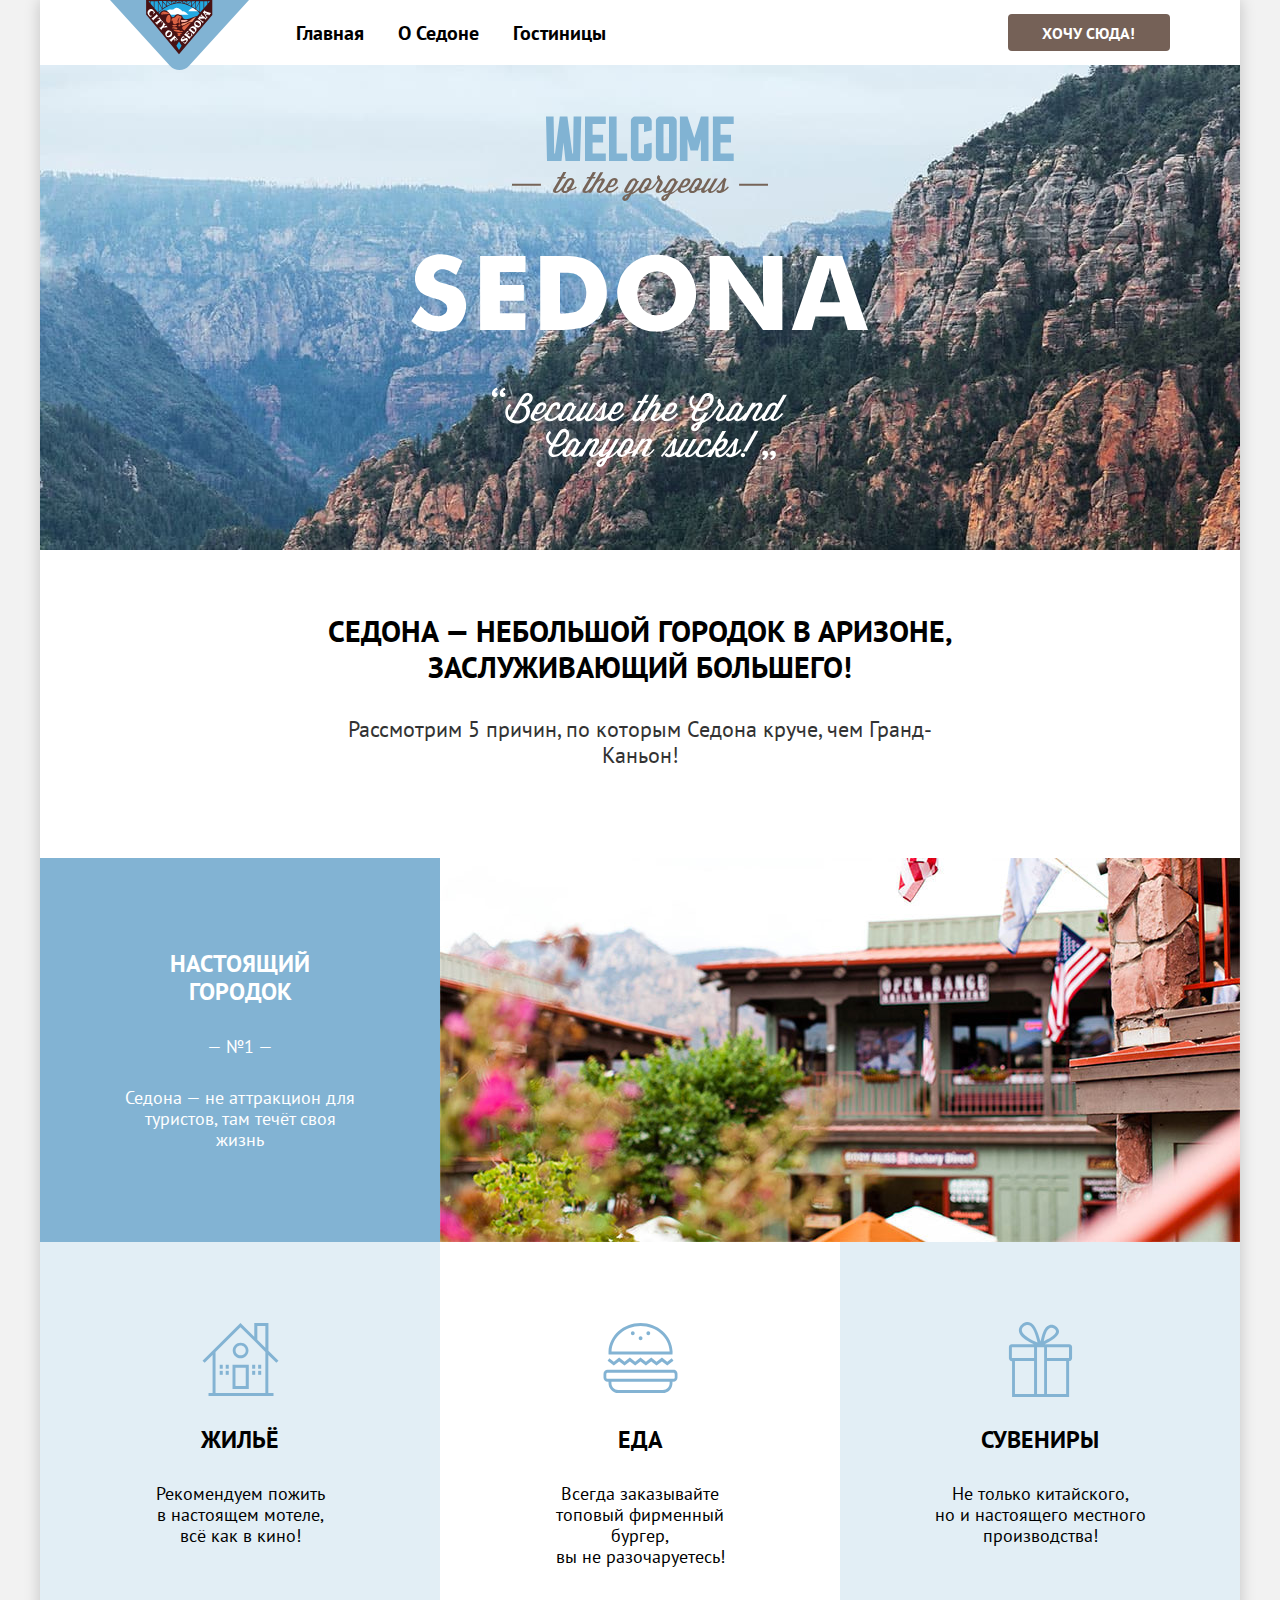
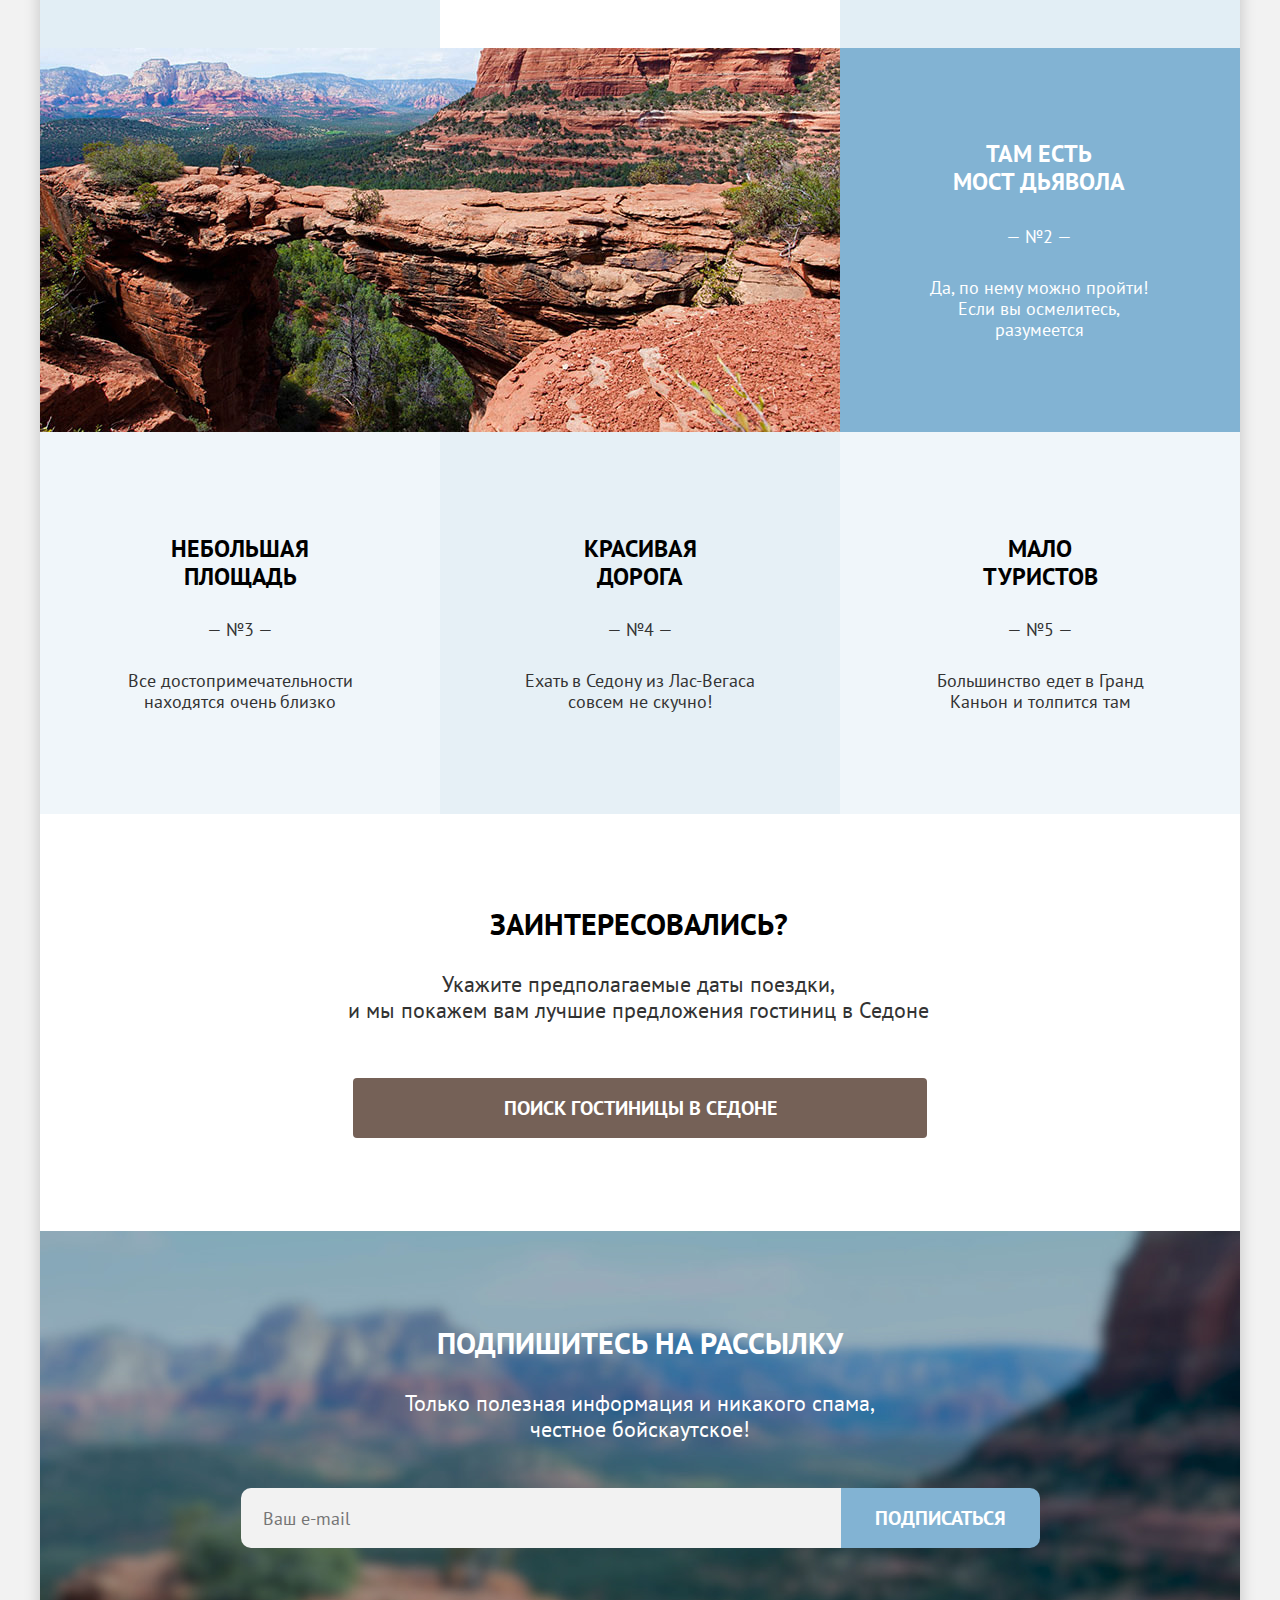
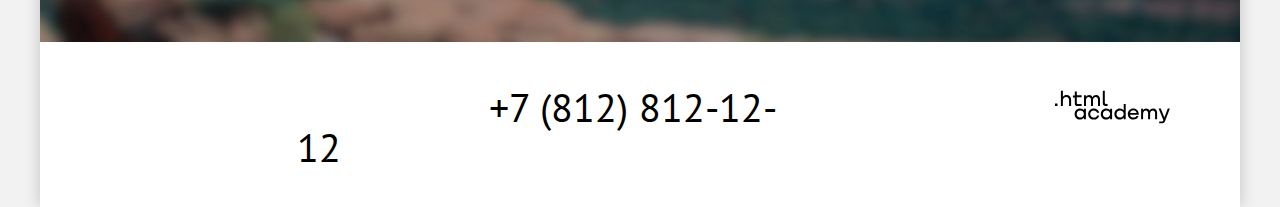
<file: index.html>
<!DOCTYPE html>
<html lang="ru">

  <head>
    <meta charset="utf-8">
    <title>Sedona</title>
    <link rel="stylesheet" href="styles/style.css">
  </head>

  <body class="page">
    <div class="container">
      <header class="page__header">
        <h1 class="visually-hidden">Сайт города Седона</h1>
        <nav class="navigation">
          <a href="#" class="navigation__logo">
            <img class="navigation__logo-img" src="images/logo_sedona.svg" width="139" height="70"
              alt="Логотип города Седона.">
          </a>
          <ul class="navigation__menu navigation__menu-main">
            <li class="navigation__item">
              <a class="navigation__link" href="#">Главная</a>
            </li>
            <li class="navigation__item">
              <a class="navigation__link" href="#">О Седоне</a>
            </li>
            <li class="navigation__item">
              <a class="navigation__link" href="catalog.html">Гостиницы</a>
            </li>
          </ul>
          <ul class="navigation__menu navigation__menu-user">
            <li class="navigation__item">
              <a class="navigation__link" href="#">
                <span class="visually-hidden">Поиск.</span>
              </a>
            </li>
            <li class="navigation__item">
              <a class="navigation__link" href="#">
                <span class="visually-hidden">Избранное.</span>
              </a>
            </li>
            <li class="navigation__item navigation__item--btn">
              <a class="navigation__link navigation__link--btn btn btn__dark" href="#">Хочу сюда!</a>
            </li>
          </ul>
        </nav>
      </header>

      <main class="page__index">
        <section class="hero">
          <div class="hero__container">
            <img class="hero__img" src="images/welcome_sedona.svg" width="458" height="352"
              alt="Добро пожаловать в Седону.">
          </div>
          <div class="hero__about">
            <h2 class="visually-hidden">О Седоне.</h2>
            <p class="hero__description">Седона — небольшой городок в Аризоне, заслуживающий большего!</p>
            <p class="hero__text">Рассмотрим 5 причин, по&nbsp;которым Седона круче, чем Гранд&hyphen;Каньон!</p>
          </div>
        </section>

        <section class="benefits">
          <h2 class="visually-hidden">Преимущества Седоны</h2>
          <ul class="benefits__list">
            <li class="benefits__item benefits__item--town">
              <div class="benefits__text">
                <p class="benefits__title">Настоящий городок</p>
                <span class="benefits__number">— №1 —</span>
                <p class="benefits__description">Седона — не аттракцион для туристов, там течёт своя жизнь</p>
              </div>
              <img class="benefits__img" src="images/true_town.jpg" width="800" height="384" alt="Настоящий городок.">
            </li>
            <li class="benefits__item benefits__item--sublist">
              <ul class="benefits__details">
                <li class="benefits__details-item benefits__details-item--house">
                  <img class="benefits__details-img" src="images/house.svg" width="75" height="72" alt="Домик.">
                  <p class="benefits__details-title">Жильё</p>
                  <p class="benefits__details-description">Рекомендуем пожить в&nbsp;настоящем мотеле,<br>всё как
                    в&nbsp;кино!</p>
                </li>
                <li class="benefits__details-item benefits__details-item--burger">
                  <img class="benefits__details-img" src="images/burger.svg" width="75" height="72" alt="Бургер.">
                  <p class="benefits__details-title">Еда</p>
                  <p class="benefits__details-description">Всегда заказывайте<br>топовый фирменный бургер,
                    вы&nbsp;не&nbsp;разочаруетесь!</p>
                </li>
                <li class="benefits__details-item benefits__details-item--gift">
                  <img class="benefits__details-img" src="images/gift.svg" width="75" height="72" alt="Подарок.">
                  <p class="benefits__details-title">Сувениры</p>
                  <p class="benefits__details-description">Не&nbsp;только китайского, но&nbsp;и&nbsp;настоящего местного
                    производства!</p>
                </li>
              </ul>
            </li>
            <li class="benefits__item benefits__item--bridge">
              <img class="benefits__img" src="images/devils_bridge.jpg" width="800" height="384" alt="Мост дьявола.">
              <div class="benefits__text">
                <p class="benefits__title">Там есть мост&nbsp;дьявола</p>
                <span class="benefits__number">— №2 —</span>
                <p class="benefits__description">Да, по нему можно пройти! Если вы осмелитесь, разумеется</p>
              </div>
            </li>
            <li class="benefits__item benefits__item--area">
              <p class="benefits__title">Небольшая<br>площадь</p>
              <span class="benefits__number">— №3 —</span>
              <p class="benefits__description">Все достопримечательности находятся очень близко</p>
            </li>
            <li class="benefits__item benefits__item--road">
              <p class="benefits__title">Красивая<br>дорога</p>
              <span class="benefits__number">— №4 —</span>
              <p class="benefits__description">Ехать в Седону из Лас-Вегаса совсем не скучно!</p>
            </li>
            <li class="benefits__item benefits__item--tourists">
              <p class="benefits__title">Мало<br>туристов</p>
              <span class="benefits__number">— №5 —</span>
              <p class="benefits__description">Большинство едет в Гранд Каньон и толпится там</p>
            </li>
          </ul>
        </section>

        <section class="search">
          <h2 class="search__title">Заинтересовались?</h2>
          <p class="search__description">Укажите предполагаемые даты поездки,<br> и&nbsp;мы&nbsp;покажем вам лучшие
            предложения гостиниц в&nbsp;Седоне</p>
          <a class="search__link btn btn__dark" href="#">ПОИСК ГОСТИНИЦЫ В седоне</a>
        </section>

        <section class="subscription">
          <h2 class="subscription__title">Подпишитесь на рассылку</h2>
          <p class="subscription__description">Только полезная информация и никакого спама,<br> честное бойскаутское!
          </p>
          <form class="subscription__form" action="https://echo.htmlacademy.ru/" method="post">
            <label class="visually-hidden" for="subscription__email">E-mail.</label>
            <input class="subscription__email" type="email" id="subscription__email" placeholder="Ваш e-mail"
              name="subscription__email" required>
            <button class="subscription__btn btn btn__light" type="submit">Подписаться</button>
          </form>
        </section>
      </main>

      <footer class="page__footer">
        <section class="social">
          <h2 class="visually-hidden">Социальные сети.</h2>
          <ul class="social__list">
            <li class="sosial__item">
              <a class="sosial__link" href="https://vk.com/htmlacademy"><span class="visually-hidden">VK.</span></a>
            </li>
            <li class="sosial__item">
              <a class="sosial__link" href="https://t.me/htmlacademy"><span class="visually-hidden">Telegram.</span></a>
            </li>
            <li class="sosial__item">
              <a class="sosial__link" href="https://www.youtube.com/user/htmlacademyru"><span
                  class="visually-hidden">YouTube.</span></a>
            </li>
          </ul>
        </section>

        <section class="contacts">
          <h2 class="visually-hidden">Контакты.</h2>
          <a class="contacts__link" href="tel:+78128121212">+7 (812) 812-12-12</a>
        </section>

        <section class="author">
          <h2 class="visually-hidden">Автор сайта</h2>
          <a class="author__link" href=" https://htmlacademy.ru/">
            <img class="author__logo" src="images/logo_htmlacademy.svg" width="115" height="34"
              alt="Логотип htmlacademy">
          </a>
        </section>
      </footer>
    </div>
  </body>

</html>
</file>
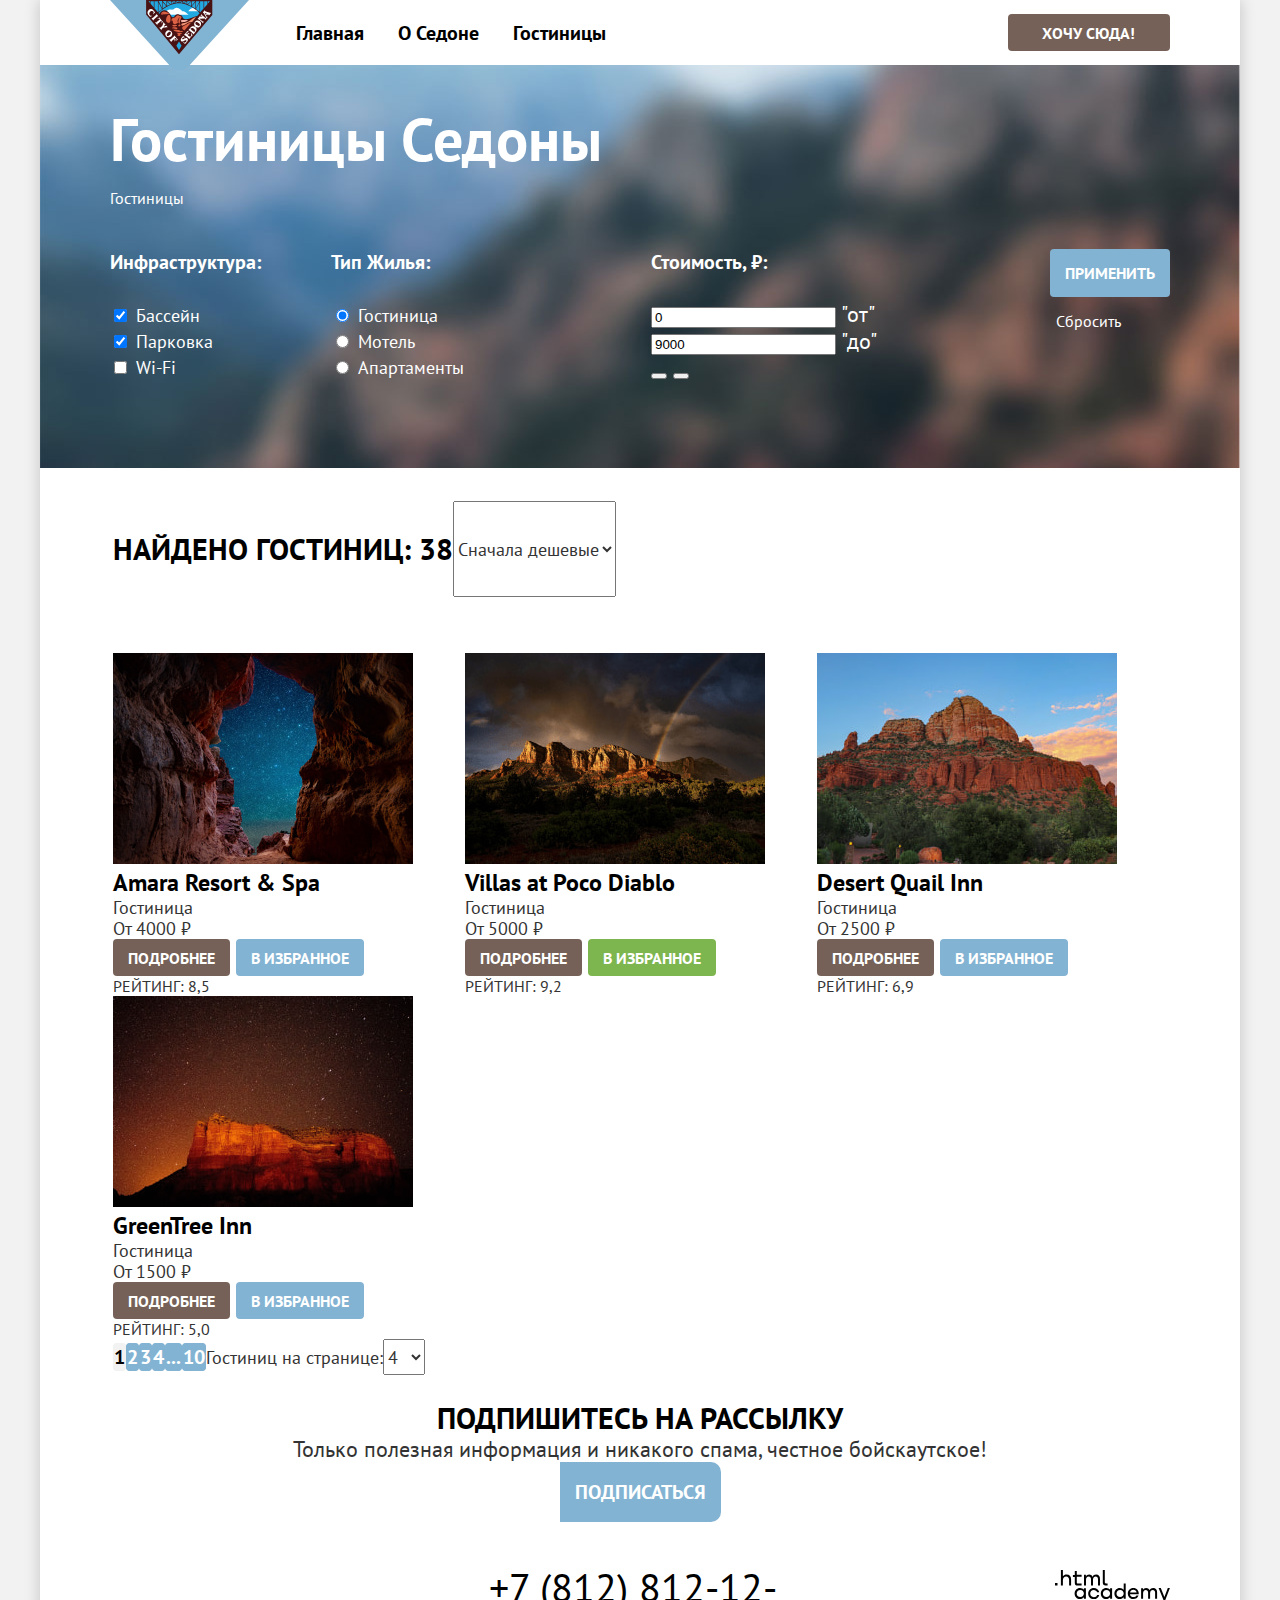
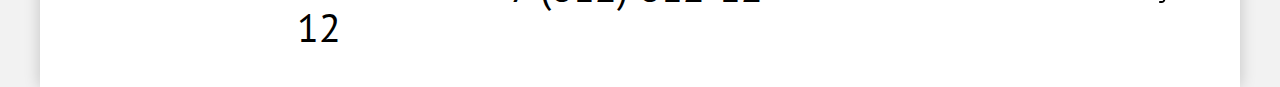
<file: catalog.html>
<!DOCTYPE html>
<html lang="ru">

  <head>
    <meta charset="utf-8">
    <title>Каталог Sedona</title>
    <link rel="stylesheet" href="styles/style.css">
  </head>

  <body class="page">
    <div class="container">
      <header class="page__header">
        <h1 class="visually-hidden">Каталог гостиниц города Седона</h1>
        <nav class="navigation">
          <a href="#" class="navigation__logo">
            <img class="navigation__logo-img" src="images/logo_sedona.svg" alt="Логотип города Седона.">
          </a>
          <ul class="navigation__menu navigation__menu-main">
            <li class="navigation__item">
              <a class="navigation__link" href="index.html">Главная</a>
            </li>
            <li class="navigation__item">
              <a class="navigation__link" href="#">О Седоне</a>
            </li>
            <li class="navigation__item">
              <a class="navigation__link" href="#">Гостиницы</a>
            </li>
          </ul>
          <ul class="navigation__menu navigation__menu-user">
            <li class="navigation__item">
              <a class="navigation__link" href="#">
                <span class="visually-hidden">Поиск.</span>
              </a>
            </li>
            <li class="navigation__item">
              <a class="navigation__link" href="#">
                <span class="visually-hidden">Избранное.</span>
              </a>
            </li>
            <li class="navigation__item navigation__item--btn">
              <a class="navigation__link navigation__link--btn btn btn__dark" href="#">Хочу сюда!</a>
            </li>
          </ul>
        </nav>
      </header>

      <main class="page__inner">
        <div class="page__inner-container">
          <section class="page__inner-header">
            <h2 class="page__inner-title">Гостиницы Седоны</h2>
            <ul class="breadcrumbs">
              <li class="breadcrumbs__item">
                <a class="breadcrumbs__link" href="index.html"><span class="visually-hidden">Главная.</span></a>
              </li>
              <li class="breadcrumbs__item">
                <a class="breadcrumbs__link" href="#">Гостиницы</a>
              </li>
            </ul>
          </section>

          <section class="page__inner-filters">
            <h2 class="visually-hidden">Фильтры гостиниц.</h2>
            <form class="filters" action="https://echo.htmlacademy.ru/" method="post">
              <fieldset class="filters__group filters__group--infrastructure">
                <legend class="filters__group-title">Инфраструктура:</legend>
                <ul class="filters__group-list">
                  <li class="filters__group-item">
                    <label class="control">
                      <input class="control__input" type="checkbox" name="pool" checked>
                      <span class="control__label">Бассейн</span>
                    </label>
                  </li>
                  <li class="filters__group-item">
                    <label class="control">
                      <input class="control__input" type="checkbox" name="parking" checked>
                      <span class="control__label">Парковка</span>
                    </label>
                  </li>
                  <li class="filters__group-item">
                    <label class="control">
                      <input class="control__input" type="checkbox" name="wi-fi">
                      <span class="control__label">Wi-Fi</span>
                    </label>
                  </li>
                </ul>
              </fieldset>

              <fieldset class="filters__group filters__group--housing">
                <legend class="filters__group-title">Тип Жилья:</legend>
                <ul class="filters__group-list">
                  <li class="filters__group-item">
                    <label class="control">
                      <input class="control__input" type="radio" name="housing" value="Гостиница" checked>
                      <span class="control__label">Гостиница</span>
                    </label>
                  </li>
                  <li class="filters__group-item">
                    <label class="control">
                      <input class="control__input" type="radio" name="housing" value="Мотель">
                      <span class="control__label">Мотель</span>
                    </label>
                  </li>
                  <li class="filters__group-item">
                    <label class="control">
                      <input class="control__input" type="radio" name="housing" value="Апартаменты">
                      <span class="control__label">Апартаменты</span>
                    </label>
                  </li>
                </ul>
              </fieldset>

              <fieldset class="filters__group range">
                <legend class="filters__group-title">Стоимость, ₽:</legend>
                <div class="range__container">
                  <label class="range__control">
                    <input class="range__input" type="number" name="min__price" value="0"> "от"
                  </label>
                  <label class="range__control">
                    <input class="range__input" type="number" name="max__price" value="9000"> "до"
                  </label>
                </div>
                <div class="range__scale">
                  <div class="range__bar">
                    <button class="range__toggle toggle__min" type="button">
                      <span class="visually-hidden">Изминить минимальную цену.</span>
                    </button>
                    <button class="range__toggle toggle__max" type="button">
                      <span class="visually-hidden">Изминить максимальную цену.</span>
                    </button>
                  </div>
                </div>
              </fieldset>

              <div class="filters__btns">
                <button class="filters__btn btn btn__light" type="submit">Применить</button>
                <button class="filters__btn filters__btn-reset" type="reset">Сбросить</button>
              </div>
            </form>
          </section>
        </div>

        <div class="page__inner-catalog catalog">
          <section class="catalog__sorting sorting">
            <h2 class="visually-hidden">Сортировка найденных гостиниц.</h2>
            <p class="sorting__description">Найдено гостиниц: 38</p>

            <select class="sorting__select" name="sorting">
              <option value="cheap" selected>Сначала дешевые</option>
              <option value="expensive">Сначала дорогие</option>
              <option value="popular">По популярности</option>
            </select>

            <ul class="sorting__view">
              <li class="sorting__view-item">
                <a class="sorting__view-link" href="#"><span class="visually-hidden">Показать карточки.</span></a>
              </li>
              <li class="sorting__view-item">
                <a class="sorting__view-link" href="#"><span class="visually-hidden">Показать слайдшоу.</span></a>
              </li>
              <li class="sorting__view-item">
                <a class="sorting__view-link" href="#"><span class="visually-hidden">Показать список.</span></a>
              </li>
            </ul>
          </section>

          <section class="catalog__cards">
            <h2 class="visually-hidden">Карточки гостиниц</h2>
            <ul class="catalog__cards-list card">
              <li class="card__item">
                <a class="card__link" href="#">
                  <img class="card__img" src="images/cards/hotel_amara.jpg" alt="Гостиница Amara Resort & Spa">
                </a>
                <div class="card__content">
                  <a class="card__content-link" href="#">
                    <h3 class="card__content-title">Amara Resort & Spa</h3>
                  </a>
                  <p class="card__content-description">Гостиница</p>
                  <p class="card__content-price">От 4000 ₽</p>
                  <a class="card__content-more btn btn__dark" type="button">подробнее</a>
                  <button class="card__content-favorite btn btn__light" type="button">в избранное</button>
                  <div class="card__content-stars">
                    <div class="card__content-star"><span class="visually-hidden">Звезда.</span></div>
                    <div class="card__content-star"><span class="visually-hidden">Звезда.</span></div>
                    <div class="card__content-star"><span class="visually-hidden">Звезда.</span></div>
                    <div class="card__content-star"><span class="visually-hidden">Звезда.</span></div>
                  </div>
                  <div class="card__content-rating">Рейтинг: 8,5</div>
                </div>
              </li>

              <li class="card__item">
                <a class="card__link" href="#">
                  <img class="card__img" src="images/cards/hotel_villas.jpg" alt="Гостиница Villas at Poco Diablo">
                </a>
                <div class="card__content">
                  <a class="card__content-link" href="#">
                    <h3 class="card__content-title">Villas at Poco Diablo</h3>
                  </a>
                  <p class="card__content-description">Гостиница</p>
                  <p class="card__content-price">От 5000 ₽</p>
                  <a class="card__content-more btn btn__dark" type="button">подробнее</a>
                  <button class="card__content-favorite card__content-favorite--current btn btn__light" type="button">в
                    избранное</button>
                  <div class="card__content-stars">
                    <div class="card__content-star"><span class="visually-hidden">Звезда.</span></div>
                    <div class="card__content-star"><span class="visually-hidden">Звезда.</span></div>
                    <div class="card__content-star"><span class="visually-hidden">Звезда.</span></div>
                    <div class="card__content-star"><span class="visually-hidden">Звезда.</span></div>
                  </div>
                  <div class="card__content-rating">Рейтинг: 9,2</div>
                </div>
              </li>

              <li class="card__item">
                <a class="card__link" href="#">
                  <img class="card__img" src="images/cards/hotel_desert.jpg" alt="Гостиница Desert Quail Inn">
                </a>
                <div class="card__content">
                  <a class="card__content-link" href="#">
                    <h3 class="card__content-title">Desert Quail Inn</h3>
                  </a>
                  <p class="card__content-description">Гостиница</p>
                  <p class="card__content-price">От 2500 ₽</p>
                  <a class="card__content-more btn btn__dark" type="button">подробнее</a>
                  <button class="card__content-favorite btn btn__light" type="button">в избранное</button>
                  <div class="card__content-stars">
                    <div class="card__content-star"><span class="visually-hidden">Звезда.</span></div>
                    <div class="card__content-star"><span class="visually-hidden">Звезда.</span></div>
                    <div class="card__content-star"><span class="visually-hidden">Звезда.</span></div>
                  </div>
                  <div class="card__content-rating">Рейтинг: 6,9</div>
                </div>
              </li>

              <li class="card__item">
                <a class="card__link" href="#">
                  <img class="card__img" src="images/cards/hotel_greentree.jpg" alt="Гостиница GreenTree Inn">
                </a>
                <div class="card__content">
                  <a class="card__content-link" href="#">
                    <h3 class="card__content-title">GreenTree Inn</h3>
                  </a>
                  <p class="card__content-description">Гостиница</p>
                  <p class="card__content-price">От 1500 ₽</p>
                  <a class="card__content-more btn btn__dark" type="button">подробнее</a>
                  <button class="card__content-favorite btn btn__light" type="button">в избранное</button>
                  <div class="card__content-stars">
                    <div class="card__content-star"><span class="visually-hidden">Звезда.</span></div>
                    <div class="card__content-star"><span class="visually-hidden">Звезда.</span></div>
                  </div>
                  <div class="card__content-rating">Рейтинг: 5,0</div>
                </div>
              </li>
            </ul>
          </section>

          <div class="catalog__pagination pagination">
            <ul class="pagination__list">
              <li class="pagination__item pagination__item--current">
                <a class="pagination__link pagination__link--current" href="#">1</a>
              </li>
              <li class="pagination__item">
                <a class="pagination__link" href="#">2</a>
              </li>
              <li class="pagination__item">
                <a class="pagination__link" href="#">3</a>
              </li>
              <li class="pagination__item">
                <a class="pagination__link" href="#">4</a>
              </li>
              <li class="pagination__item">
                <a class="pagination__link" href="#">...</a>
              </li>
              <li class="pagination__item">
                <a class="pagination__link" href="#">10</a>
              </li>
            </ul>

            <div class="pagination__show">
              <p class="pagination__show-descriptin">Гостиниц на странице:</p>
              <select class="pagination__show-select">
                <option value="4" selected>4</option>
                <option value="10">10</option>
                <option value="20">20</option>
              </select>
            </div>
          </div>
        </div>

        <section class="catalog__subscription">
          <h2 class="catalog__subscription-title">Подпишитесь на рассылку</h2>
          <p class="catalog__subscription-description">Только полезная информация и никакого спама, честное
            бойскаутское!</p>
          <form class="catalog__subscription-form" action="https://echo.htmlacademy.ru/" method="post">
            <label class="visually-hidden" for="subscription__email">
              <input class="catalog__subscription-email" type="email" id="subscription__email" placeholder="Ваш e-mail"
                name="subscription__email" required>
            </label>
            <button class="catalog__subscription-btn btn btn__light" type="submit">Подписаться</button>
          </form>
        </section>

      </main>

      <footer class="page__footer">
        <section class="social">
          <h2 class="visually-hidden">Социальные сети.</h2>
          <ul class="social__list">
            <li class="sosial__item">
              <a class="sosial__link" href="https://vk.com/htmlacademy"><span class="visually-hidden">VK.</span></a>
            </li>
            <li class="sosial__item">
              <a class="sosial__link" href="https://t.me/htmlacademy"><span class="visually-hidden">Telegram.</span></a>
            </li>
            <li class="sosial__item">
              <a class="sosial__link" href="https://www.youtube.com/user/htmlacademyru"><span
                  class="visually-hidden">YouTube.</span></a>
            </li>
          </ul>
        </section>

        <section class="contacts">
          <h2 class="visually-hidden">Контакты.</h2>
          <a class="contacts__link" href="tel:+78128121212">+7 (812) 812-12-12</a>
        </section>

        <section class="author">
          <h2 class="visually-hidden">Автор сайта</h2>
          <a class="author__link" href=" https://htmlacademy.ru/">
            <img class="author__logo" src="images/logo_htmlacademy.svg" alt="Логотип htmlacademy">
          </a>
        </section>
      </footer>
    </div>
  </body>

</html>
</file>
<file: styles/style.css>
@font-face {
  font-family: "PT Sans";
  font-style: normal;
  font-weight: 400;
  src: url("../fonts/ptsans-400.woff2") format("woff2");
  font-display: swap;
}

@font-face {
  font-family: "PT Sans";
  font-style: normal;
  font-weight: 700;
  src: url("../fonts/ptsans-700.woff2") format("woff2");
  font-display: swap;
}

*,
*::before,
*::after {
  box-sizing: border-box;
}

html {
  height: 100%;
}

body {
  height: 100%;
  margin: 0;
  font-family: "PT Sans", "Arial", sans-serif;
  font-size: 22px;
  line-height: 26px;
  font-weight: 400;
  background-color: #f2f2f2;
}

.container {
  display: flex;
  flex-direction: column;
  width: 1200px;
  min-height: 100%;
  margin: 0 auto;
  color: #333333;
  background-color: #ffffff;
  box-shadow: 0 0 15px rgba(0, 0, 0, 0.2);
}

.visually-hidden {
  position: absolute;
  width: 1px;
  height: 1px;
  margin: -1px;
  padding: 0;
  border: 0;
  clip: rect(0 0 0 0);
  overflow: hidden;
}

.btn {
  display: inline-block;
  padding: 9px 15px 8px 15px;
  text-align: center;
  text-transform: uppercase;
  color: #ffffff;
  border-radius: 4px;
}

.btn__dark {
  background-color: #756157;
}

.btn__light {
  background-color: #82b3d3;
  border: none;
}

.page__header {
  color: #000000;
}

.navigation {
  display: flex;
}

.navigation__logo {
  margin-right: 30px;
  margin-bottom: -5px;
  margin-left: 70px;
  z-index: 1;
}

.navigation__logo-img {
  display: block;
  width: 139px;
  height: 70px;
}

.navigation__menu {
  display: flex;
  justify-content: flex-end;
  margin: 0;
  list-style-type: none;
  align-items: center;
}

.navigation__menu-main {
  max-width: 390px;
  padding: 14px 28px 14px 17px;
}

.navigation__menu-user {
  max-width: 350px;
  margin: auto;
  margin-right: 70px;
  padding: 0;
}

.navigation__item {
  margin-right: 34px;
}

.navigation__item--btn {
  margin-right: 0;
}

.navigation__link {
  margin: 0;
  padding: 0;
  font-size: 20px;
  font-weight: 700;
  text-align: center;
  text-decoration: none;
  color: #000000;
}

.navigation__link--btn {
  padding: 9px 35px 8px 34px;
  font-size: 16px;
  line-height: 20px;
  font-weight: 700;
  color: #ffffff;
}

.page__index {
  flex-grow: 1;
}

.hero__container {
  padding: 51px 371px 82px 371px;
  color: #ffffff;
  background-color: #82b3d3;
  background-image: url("../images/hero_background.jpg");
  background-repeat: no-repeat;
  background-size: 100% auto;
}

.hero__img {
  display: block;
  width: 458px;
  height: 352px;
  margin: 0 auto;
}

.hero__about {
  padding: 63px 273px 90px 273px;
}

.hero__description {
  margin: 0;
  margin-bottom: 31px;
  padding: 0;
  font-size: 30px;
  line-height: 36px;
  font-weight: 700;
  text-align: center;
  text-transform: uppercase;
  color: #000000;
}

.hero__text {
  margin: 0;
  padding: 0;
  font-size: 22px;
  line-height: 26px;
  text-align: center;
  color: #333333;
}

.benefits__list {
  display: grid;
  grid-template-columns: repeat(3, 400px);
  margin: 0;
  padding: 0;
  list-style-type: none;
}

.benefits__item {
  margin: 0;
  padding: 0;
  text-align: center;
  background-color: rgba(131, 179, 211, 0.12);
}

.benefits__item--town {
  display: flex;
  grid-column: 1/4;
  color: #ffffff;
  background-color: #82b3d3;
}

.benefits__item--sublist {
  grid-column: 1/4;
}

.benefits__item--bridge {
  display: flex;
  grid-column: 1/4;
  color: #ffffff;
  background-color: #82b3d3;
}

.benefits__item--area {
  padding: 103px 85px 102px 85px;
}

.benefits__item--area .benefits__title {
  margin-bottom: 28px;
  color: #000000;
}

.benefits__item--road {
  padding: 103px 85px 102px 85px;
  background-color: rgba(131, 179, 211, 0.2);
}

.benefits__item--road .benefits__title {
  margin-bottom: 28px;
  color: #000000;
}

.benefits__item--tourists {
  padding: 103px 85px 102px 85px;
}

.benefits__item--tourists .benefits__title {
  margin-bottom: 28px;
  color: #000000;
}

.benefits__text {
  margin: auto;
  padding: 92px 85px 92px 85px;
}

.benefits__item--bridge .benefits__text {
  padding: 92px 86px 92px 84px;
}

.benefits__title {
  margin: 0;
  margin-bottom: 30px;
  padding: 0;
  font-size: 24px;
  line-height: 28px;
  font-weight: 700;
  text-align: center;
  text-transform: uppercase;
}

.benefits__number {
  display: block;
  margin-bottom: 30px;
  font-size: 18px;
  line-height: 21px;
}

.benefits__description {
  margin: 0;
  padding: 0;
  font-size: 18px;
  line-height: 21px;
}

.benefits__img {
  display: block;
  width: 800px;
  height: 384px;
}

.benefits__details {
  display: flex;
  margin: 0;
  padding: 0;
  list-style-type: none;
}

.benefits__details-item {
  width: 400px;
  padding: 80px 85px 79px 85px;
  text-align: center;
  color: #000000;
}

.benefits__details-item--house {
  background-color: rgba(131, 179, 211, 0.12);
}

.benefits__details-item--burger {
  padding-bottom: 81px;
  background-color: #ffffff;
}

.benefits__details-item--gift {
  background-color: rgba(131, 179, 211, 0.12);
}

.benefits__details-img {
  display: block;
  margin: auto;
  margin-bottom: 29px;
  width: 78px;
  height: 75px;
}

.benefits__details-item--burger .benefits__details-img {
  width: 75px;
  height: 72px;
  margin-bottom: 32px;
}

.benefits__details-title {
  margin: 0;
  margin-bottom: 29px;
  padding: 0;
  font-size: 24px;
  line-height: 28px;
  font-weight: 700;
  text-transform: uppercase;
}

.benefits__details-description {
  margin: 0;
  padding: 0;
  font-size: 18px;
  line-height: 21px;
}

.search {
  padding: 92px 303px 93px 300px;
}

.search__title {
  margin: 0;
  margin-bottom: 29px;
  padding: 0;
  font-size: 30px;
  line-height: 36px;
  font-weight: 700;
  text-align: center;
  text-transform: uppercase;
  color: #000000;
}

.search__description {
  margin: 0;
  margin-bottom: 55px;
  padding: 0;
  text-align: center;
  color: #333333;
}

.search__link {
  display: block;
  max-width: 574px;
  margin: auto;
  margin-left: 13px;
  padding-top: 12px;
  padding-bottom: 12px;
  font-size: 20px;
  line-height: 36px;
  font-weight: 700;
  text-decoration: none;
  color: #ffffff;
}

.subscription {
  padding: 94px 200px;
  text-align: center;
  background-color: #82b3d3;
  background-image: url("../images/subscription_background.jpg");
  background-repeat: no-repeat;
  background-size: 100% auto;
}

.subscription__title {
  margin: 0;
  margin-bottom: 29px;
  padding: 0;
  font-size: 30px;
  line-height: 36px;
  font-weight: 700;
  text-transform: uppercase;
  color: #FFFFFF;
}

.subscription__description {
  margin: 0;
  margin-bottom: 46px;
  padding: 0;
  color: #ffffff;
}

.subscription__email {
  width: 600px;
  margin-right: -6px;
  padding: 20px 22px 19px;
  font-family: inherit;
  font-size: 18px;
  line-height: 21px;
  color: #000000;
  background-color: #f2f2f2;
  border-radius: 10px 0 0 10px;
  border: none;
}

.subscription__btn {
  padding-top: 12px;
  padding-right: 34px;
  padding-bottom: 12px;
  padding-left: 34px;
  font-family: inherit;
  font-size: 20px;
  line-height: 36px;
  font-weight: 700;
  border: none;
  border-radius: 0 10px 10px 0;
}

.page__footer {
  display: flex;
  padding: 45px 70px 40px 70px;
}

.social {
  width: 145px;
  margin-right: 42px;
}

.social__list {
  display: flex;
  margin: 0;
  padding: 0;
  list-style-type: none;
}

.contacts {
  max-width: 720px;
  margin-right: 43px;
}

.contacts__link {
  padding: 0 192px;
  font-size: 40px;
  line-height: 40px;
  text-align: center;
  text-transform: uppercase;
  text-decoration: none;
  color: #000000;
}

.author {
  max-width: 115px;
  margin-top: 3px;
}

/*catalog*/

.page__inner {
  flex-grow: 1;
}

.page__inner-container {
  min-height: 403px;
  padding: 35px 70px 70px 70px;
  color: #ffffff;
  background-color: #333333;
  background-image: url("../images/filters_background.jpg");
  background-repeat: no-repeat;
  background-size: 100% auto;
}

.page__inner-title {
  margin: 0;
  margin-bottom: 5px;
  padding: 0;
  font-size: 60px;
  line-height: 78px;
  font-weight: 700;
}

.breadcrumbs {
  display: flex;
  margin: 0;
  margin-bottom: 40px;
  padding: 0;
  list-style-type: none;
}

.breadcrumbs__item {
  margin: 0;
  padding: 0;
}

.breadcrumbs__link {
  font-size: 16px;
  line-height: 21px;
  color: #FFFFFF;
  text-decoration: none;
}

.filters {
  display: flex;
}

.filters__group {
  margin: 0;
  padding: 0;
  border: none;
}

.filters__group--infrastructure {
  min-width: 151px;
  margin-right: 70px;
}

.filters__group--housing {
  min-width: 146px;
  margin-right: 174px;
}

.filters__group-title {
  margin: 0;
  margin-bottom: 26px;
  padding: 0;
  font-size: 20px;
  font-weight: 700;
  text-transform: capitalize;
}

.filters__group-list {
  margin: 0;
  padding: 0;
  list-style: none;
}

.control__label {
  font-size: 18px;
  line-height: 21px;
}

.range {
  margin-right: 70px;
}

.filters__btn {
  display: flex;
  flex-direction: column;
  padding-top: 14px;
  padding-bottom: 14px;
  font-family: inherit;
  font-weight: 700;
  font-size: 16px;
  line-height: 20px;
}

.filters__btn-reset {
  font-size: 16px;
  line-height: 20px;
  font-weight: 400;
  color: #ffffff;
  background-color: transparent;
  border: none;
}

.page__inner-catalog {
  padding: 33px 71px 25px 73px;
}

.catalog__sorting {
  display: flex;
  margin-bottom: 56px;
}

.sorting__description {
  font-size: 30px;
  line-height: 36px;
  font-weight: 700;
  text-transform: uppercase;
  color: #000000;
}

.sorting__select {
  font-family: inherit;
  font-size: 18px;
  line-height: 21px;
  font-weight: 400;
  color: #333333;
}

.sorting__view {
  display: flex;
  margin: 0;
  padding: 0;
  list-style-type: none;
}

.catalog__cards-list {
  display: grid;
  grid-template-columns: repeat(3, 1fr);
  margin: 0;
  padding: 0;
  list-style-type: none;
}

.card__content-link {
  text-decoration: none;
}

.card__content-title {
  margin: 0;
  padding: 0;
  font-weight: 700;
  font-size: 24px;
  line-height: 28px;
  color: #000000;
}

.card__content-description {
  margin: 0;
  padding: 0;
  font-size: 18px;
  line-height: 21px;
}

.card__content-price {
  margin: 0;
  padding: 0;
  font-size: 18px;
  line-height: 21px;
}

.card__content-more {
  font-size: 16px;
  line-height: 20px;
  font-weight: 700;
}

.card__content-favorite {
  font-family: inherit;
  font-size: 16px;
  line-height: 20px;
  font-weight: 700;
}

.card__content-favorite--current {
  background-color: #7db54f;
}

.card__content-rating {
  margin: 0;
  padding: 0;
  font-size: 16px;
  line-height: 20px;
  text-transform: uppercase;
}

.catalog__pagination {
  display: flex;
}

.pagination__list {
  display: flex;
  margin: 0;
  padding: 0;
  list-style-type: none;
}

.pagination__link {
  font-size: 20px;
  line-height: 36px;
  font-weight: 700;
  text-align: center;
  text-transform: uppercase;
  text-decoration: none;
  color: #ffffff;
  background-color: #82b3d3;
  border: 1px solid #82b3d3;
  border-radius: 4px;
}

.pagination__link--current {
  color: #000000;
  background-color: #f2f2f2;
  border: 1px solid #f2f2f2;
  border-radius: 4px;
}

.pagination__show {
  display: flex;
}

.pagination__show-descriptin {
  margin: auto 0;
  padding: 0;
  font-size: 18px;
  line-height: 21px;
}

.pagination__show-select {
  font-family: inherit;
  font-size: 18px;
  line-height: 21px;
  font-weight: 400;
  color: #333333;
}

.catalog__subscription {
  text-align: center;
  background-color: #ffffff;
}

.catalog__subscription-title {
  margin: 0;
  padding: 0;
  font-size: 30px;
  line-height: 36px;
  font-weight: 700;
  text-transform: uppercase;
  color: #000000;
}

.catalog__subscription-description {
  margin: 0;
  padding: 0;
}

.catalog__subscription-btn {
  padding-top: 12px;
  padding-bottom: 12px;
  font-family: inherit;
  font-size: 20px;
  line-height: 36px;
  font-weight: 700;
  border: none;
  border-radius: 0 10px 10px 0;
}
</file>
